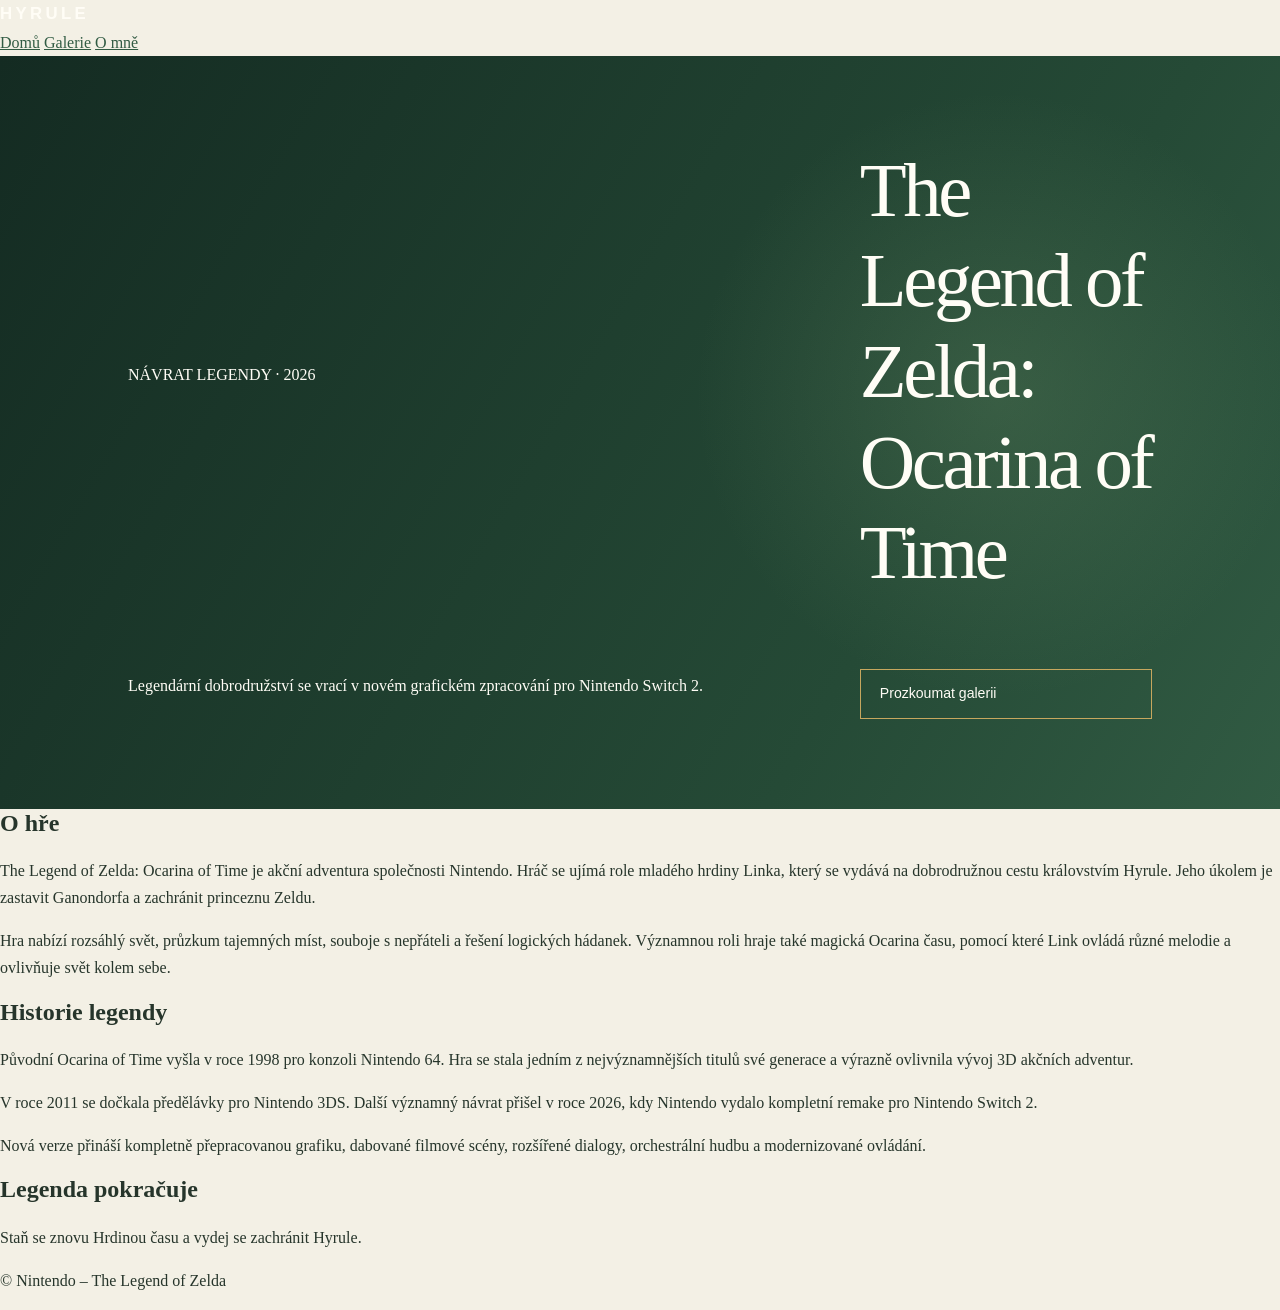
<file: Index.html>
<!DOCTYPE html>
<html lang="cs">

<head>
    <meta charset="UTF-8">
    <meta name="viewport" content="width=device-width, initial-scale=1.0">
    <title>Zelda: Ocarina of Time</title>
    <link rel="stylesheet" href="style.css">
</head>

<body>

    <header>
        <div class="logo">HYRULE</div>
        <nav>
            <a href="index.OOT.html" class="active">Domů</a>
            <a href="galerie.html">Galerie</a>
            <a href="o-mne.html">O mně</a>
        </nav>
    </header>

    <main>
        <section class="hero">
            <p class="subtitle">NÁVRAT LEGENDY · 2026</p>
            <h1>The Legend of Zelda:<br>Ocarina of Time</h1>
            <p class="hero-text">
                Legendární dobrodružství se vrací v novém grafickém
                zpracování pro Nintendo Switch 2.
            </p>
            <a href="galerie.html" class="button">Prozkoumat galerii</a>
        </section>

        <section class="section">
            <h2>O hře</h2>
            <p>
                The Legend of Zelda: Ocarina of Time je akční adventura
                společnosti Nintendo. Hráč se ujímá role mladého hrdiny
                Linka, který se vydává na dobrodružnou cestu královstvím
                Hyrule. Jeho úkolem je zastavit Ganondorfa a zachránit
                princeznu Zeldu.
            </p>
            <p>
                Hra nabízí rozsáhlý svět, průzkum tajemných míst, souboje
                s nepřáteli a řešení logických hádanek. Významnou roli
                hraje také magická Ocarina času, pomocí které Link
                ovládá různé melodie a ovlivňuje svět kolem sebe.
            </p>
        </section>

        <section class="history">
            <div>
                <h2>Historie legendy</h2>
                <p>
                    Původní Ocarina of Time vyšla v roce 1998 pro konzoli
                    Nintendo 64. Hra se stala jedním z nejvýznamnějších
                    titulů své generace a výrazně ovlivnila vývoj
                    3D akčních adventur.
                </p>
                <p>
                    V roce 2011 se dočkala předělávky pro Nintendo 3DS.
                    Další významný návrat přišel v roce 2026, kdy Nintendo
                    vydalo kompletní remake pro Nintendo Switch 2.
                </p>
                <p>
                    Nová verze přináší kompletně přepracovanou grafiku,
                    dabované filmové scény, rozšířené dialogy,
                    orchestrální hudbu a modernizované ovládání.
                </p>
            </div>

        </section>

        <section class="highlight">
            <h2>Legenda pokračuje</h2>
            <p>Staň se znovu Hrdinou času a vydej se zachránit Hyrule.</p>
        </section>
    </main>

    <footer>
        <p>© Nintendo – The Legend of Zelda</p>
    </footer>

</body>

</html>
</file>
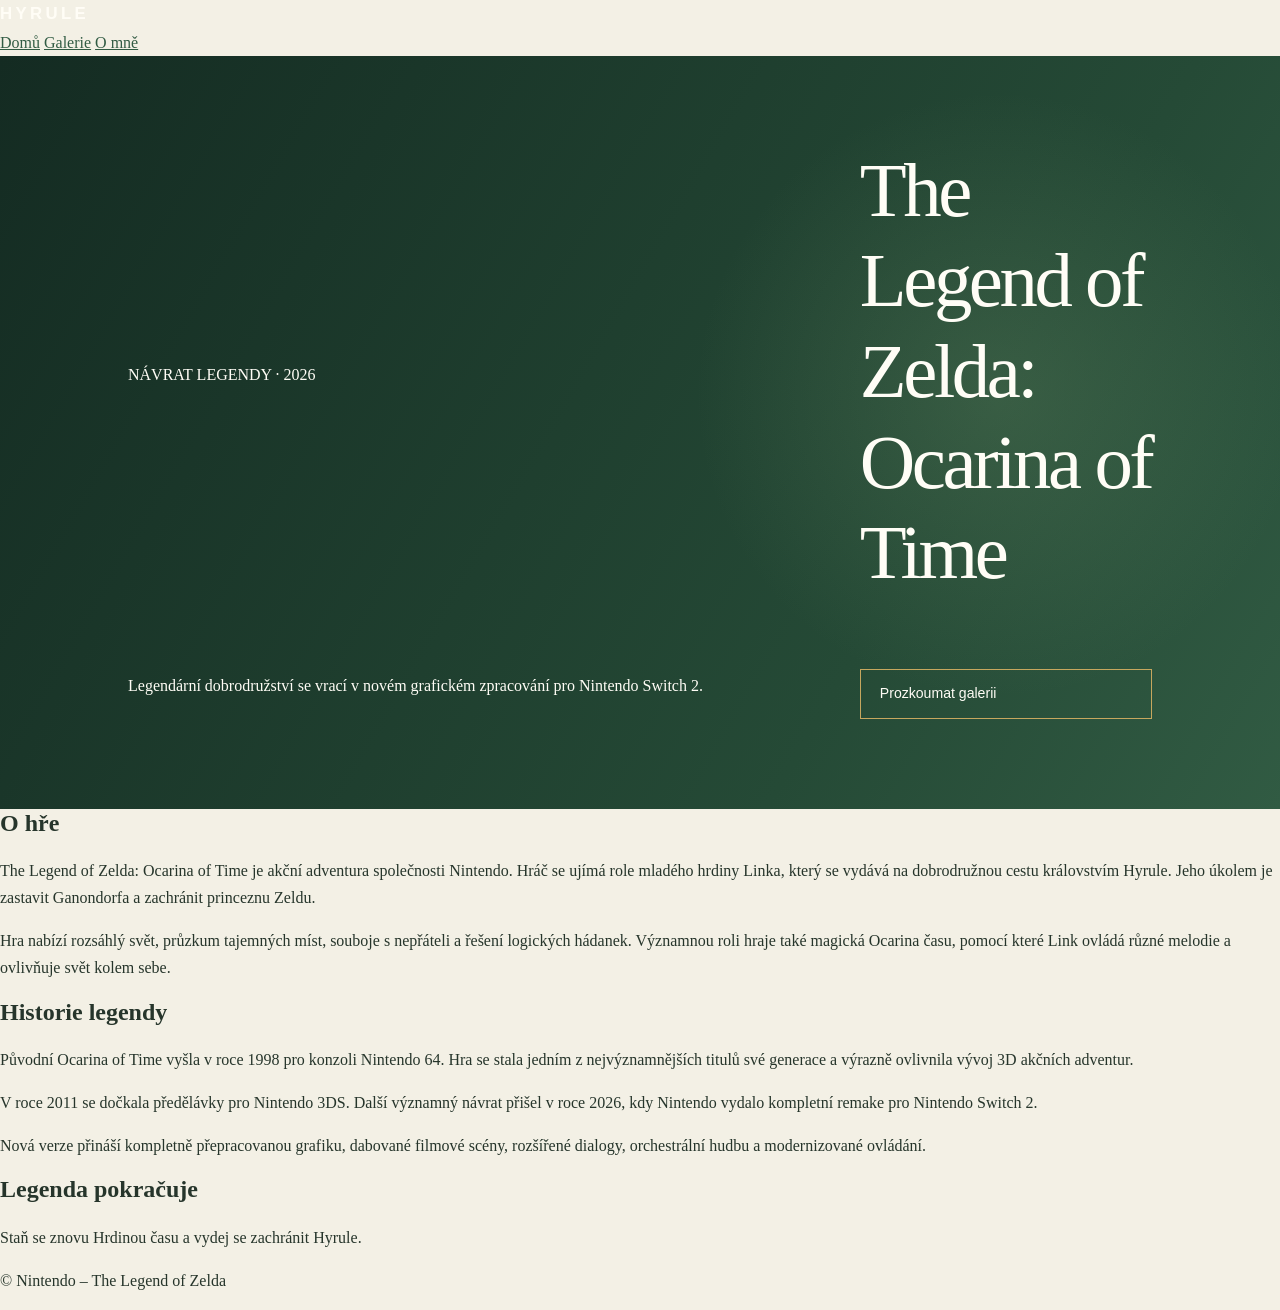
<file: Index.OOT.html>
<!DOCTYPE html>
<html lang="cs">

<head>
    <meta charset="UTF-8">
    <meta name="viewport" content="width=device-width, initial-scale=1.0">
    <title>Zelda: Ocarina of Time</title>
    <link rel="stylesheet" href="style.css">
</head>

<body>

    <header>
        <div class="logo">HYRULE</div>
        <nav>
            <a href="index.OOT.html" class="active">Domů</a>
            <a href="galerie.html">Galerie</a>
            <a href="o-mne.html">O mně</a>
        </nav>
    </header>

    <main>
        <section class="hero">
            <p class="subtitle">NÁVRAT LEGENDY · 2026</p>
            <h1>The Legend of Zelda:<br>Ocarina of Time</h1>
            <p class="hero-text">
                Legendární dobrodružství se vrací v novém grafickém
                zpracování pro Nintendo Switch 2.
            </p>
            <a href="galerie.html" class="button">Prozkoumat galerii</a>
        </section>

        <section class="section">
            <h2>O hře</h2>
            <p>
                The Legend of Zelda: Ocarina of Time je akční adventura
                společnosti Nintendo. Hráč se ujímá role mladého hrdiny
                Linka, který se vydává na dobrodružnou cestu královstvím
                Hyrule. Jeho úkolem je zastavit Ganondorfa a zachránit
                princeznu Zeldu.
            </p>
            <p>
                Hra nabízí rozsáhlý svět, průzkum tajemných míst, souboje
                s nepřáteli a řešení logických hádanek. Významnou roli
                hraje také magická Ocarina času, pomocí které Link
                ovládá různé melodie a ovlivňuje svět kolem sebe.
            </p>
        </section>

        <section class="history">
            <div>
                <h2>Historie legendy</h2>
                <p>
                    Původní Ocarina of Time vyšla v roce 1998 pro konzoli
                    Nintendo 64. Hra se stala jedním z nejvýznamnějších
                    titulů své generace a výrazně ovlivnila vývoj
                    3D akčních adventur.
                </p>
                <p>
                    V roce 2011 se dočkala předělávky pro Nintendo 3DS.
                    Další významný návrat přišel v roce 2026, kdy Nintendo
                    vydalo kompletní remake pro Nintendo Switch 2.
                </p>
                <p>
                    Nová verze přináší kompletně přepracovanou grafiku,
                    dabované filmové scény, rozšířené dialogy,
                    orchestrální hudbu a modernizované ovládání.
                </p>
            </div>

        </section>

        <section class="highlight">
            <h2>Legenda pokračuje</h2>
            <p>Staň se znovu Hrdinou času a vydej se zachránit Hyrule.</p>
        </section>
    </main>

    <footer>
        <p>© Nintendo – The Legend of Zelda</p>
    </footer>

</body>

</html>
</file>
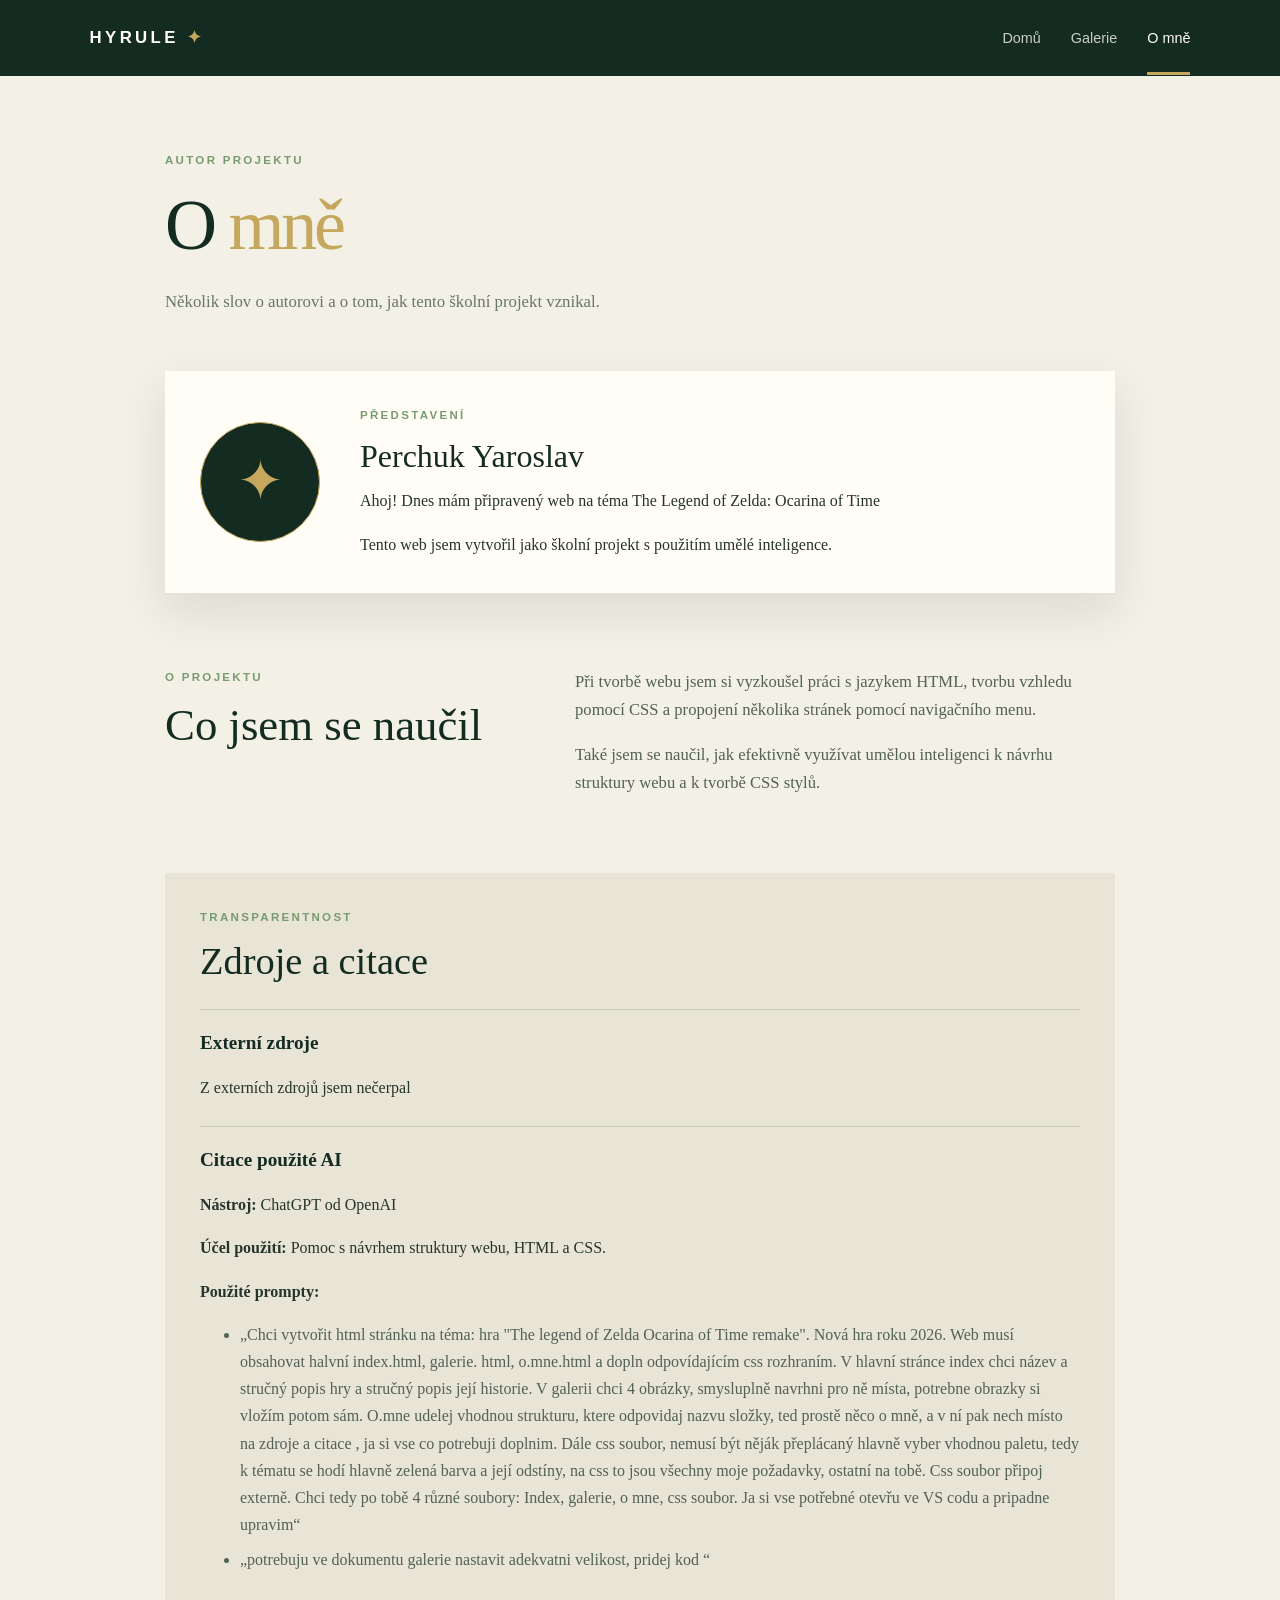
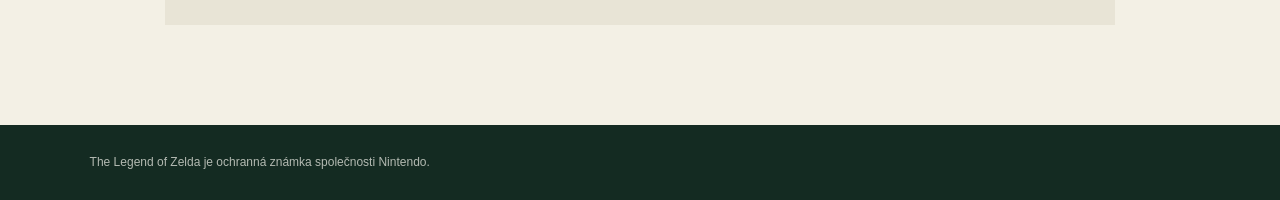
<file: o-mne.html>
<!DOCTYPE html>
<html lang="cs">

<head>
  <meta charset="UTF-8">
  <meta name="viewport" content="width=device-width, initial-scale=1.0">
  <meta name="description" content="Informace o autorovi školního webového projektu.">
  <title>Ocarina of Time Remake | O mně</title>
  <link rel="stylesheet" href="style.css">
</head>

<body>
  <header class="site-header">
    <a class="logo" href="index.OOT.html">HYRULE <span>✦</span></a>
    <nav class="main-nav" aria-label="Hlavní navigace">
      <a href="index.OOT.html">Domů</a>
      <a href="galerie.html">Galerie</a>
      <a class="active" href="o-mne.html">O mně</a>
    </nav>
  </header>

  <main class="page-main about-main">
    <section class="page-heading">
      <p class="eyebrow">Autor projektu</p>
      <h1>O <span>mně</span></h1>
      <p>Několik slov o autorovi a o tom, jak tento školní projekt vznikal.</p>
    </section>

    <section class="about-card">
      <div class="about-avatar" aria-hidden="true">✦</div>
      <div>
        <p class="eyebrow">Představení</p>
        <h2>Perchuk Yaroslav</h2>
        <p>Ahoj! Dnes mám připravený web na téma The Legend of Zelda: Ocarina of Time

        </p>
        <p>Tento web jsem vytvořil jako školní projekt s použitím umělé inteligence.</p>
      </div>
    </section>

    <section class="content-section about-details">
      <div>
        <p class="eyebrow">O projektu</p>
        <h2>Co jsem se naučil</h2>
      </div>
      <div class="prose">
        <p>Při tvorbě webu jsem si vyzkoušel práci s jazykem HTML, tvorbu vzhledu pomocí CSS a propojení několika
          stránek pomocí navigačního menu.</p>
        <p>Také jsem se naučil, jak efektivně využívat umělou inteligenci k návrhu struktury webu a k tvorbě
          CSS stylů.</p>
      </div>
    </section>

    <section class="sources-section">
      <p class="eyebrow">Transparentnost</p>
      <h2>Zdroje a citace</h2>
      <div class="source-block">
        <h3>Externí zdroje</h3>
        <p> Z externích zdrojů jsem nečerpal </p>
      </div>

      <div class="source-block">
        <h3>Citace použité AI</h3>
        <p><strong>Nástroj:</strong> ChatGPT od OpenAI</p>
        <p><strong>Účel použití:</strong> Pomoc s návrhem struktury webu, HTML a CSS.</p>
        <p><strong>Použité prompty:</strong></p>
        <ul>
          <li>„Chci vytvořit html stránku na téma: hra "The legend of Zelda Ocarina of Time remake". Nová hra roku 2026.
            Web musí obsahovat halvní index.html, galerie. html, o.mne.html a dopln odpovídajícím css rozhraním. V
            hlavní stránce index chci název a stručný popis hry a stručný popis její historie. V galerii chci 4 obrázky,
            smysluplně navrhni pro ně místa, potrebne obrazky si vložím potom sám. O.mne udelej vhodnou strukturu, ktere
            odpovidaj nazvu složky, ted prostě něco o mně, a v ní pak nech místo na zdroje a citace , ja si vse co
            potrebuji doplnim. Dále css soubor, nemusí být něják přeplácaný hlavně vyber vhodnou paletu, tedy k tématu
            se hodí hlavně zelená barva a její odstíny, na css to jsou všechny moje požadavky, ostatní na tobě. Css
            soubor připoj externě.
            Chci tedy po tobě 4 různé soubory: Index, galerie, o mne, css soubor.
            Ja si vse potřebné otevřu ve VS codu a pripadne upravim“</li>
          <li>„potrebuju ve dokumentu galerie nastavit adekvatni velikost, pridej kod
            “</li>

        </ul>
      </div>
    </section>
  </main>

  <footer class="site-footer">
    <span>The Legend of Zelda je ochranná známka společnosti Nintendo.</span>
  </footer>
</body>

</html>
</file>
<file: style.css>
/* =========================================
   THE LEGEND OF ZELDA – OCARINA OF TIME
   Jednotný styl pro všechny stránky projektu
   ========================================= */

:root {
  --green-dark: #142b22;
  --green: #315b43;
  --green-light: #789b70;
  --gold: #c6a75e;
  --cream: #f3f0e5;
  --paper: #e8e4d6;
  --text: #26352b;
  --muted: #68766b;
  --white: #fffdf6;
  --border: rgba(49, 91, 67, 0.18);
  --shadow: 0 18px 45px rgba(20, 43, 34, 0.10);
}

* {
  box-sizing: border-box;
}

html {
  scroll-behavior: smooth;
}

body {
  margin: 0;
  background: var(--cream);
  color: var(--text);
  font-family: Georgia, "Times New Roman", serif;
  line-height: 1.7;
}

a {
  color: var(--green);
}

.site-header {
  min-height: 76px;
  padding: 0 7%;
  display: flex;
  align-items: center;
  justify-content: space-between;
  gap: 24px;
  background: var(--green-dark);
  color: var(--white);
}

.logo {
  color: var(--white);
  text-decoration: none;
  font-family: Arial, sans-serif;
  font-size: 1.05rem;
  font-weight: 800;
  letter-spacing: 0.2em;
}

.logo span {
  color: var(--gold);
}

.main-nav {
  display: flex;
  align-items: center;
  gap: 30px;
}

.main-nav a {
  padding: 25px 0 22px;
  color: rgba(255, 253, 246, 0.78);
  border-bottom: 3px solid transparent;
  text-decoration: none;
  font-family: Arial, sans-serif;
  font-size: 0.9rem;
  transition: color 0.2s ease, border-color 0.2s ease;
}

.main-nav a:hover,
.main-nav a.active {
  color: var(--white);
  border-bottom-color: var(--gold);
}

.hero {
  min-height: 570px;
  padding: 90px 10%;
  display: grid;
  grid-template-columns: minmax(0, 1.4fr) minmax(220px, 0.6fr);
  align-items: center;
  gap: 50px;
  overflow: hidden;
  background:
    radial-gradient(circle at 78% 45%, rgba(120, 155, 112, 0.24), transparent 28%),
    linear-gradient(120deg, #142b22, #254a36 70%, #315b43);
  color: var(--white);
}

.hero-content {
  max-width: 720px;
}

.eyebrow {
  margin: 0 0 12px;
  color: var(--green-light);
  font-family: Arial, sans-serif;
  font-size: 0.72rem;
  font-weight: 700;
  letter-spacing: 0.2em;
  text-transform: uppercase;
}

.hero .eyebrow {
  color: var(--gold);
}

h1, h2, h3, p {
  margin-top: 0;
}

h1, h2, h3 {
  line-height: 1.18;
}

.hero h1,
.page-heading h1 {
  margin-bottom: 20px;
  font-size: clamp(2.7rem, 6vw, 5.3rem);
  font-weight: 500;
  letter-spacing: -0.045em;
}

.hero h1 span,
.page-heading h1 span {
  color: var(--gold);
}

.hero-lead {
  margin-bottom: 14px;
  color: #e4e9dc;
  font-size: 1.25rem;
}

.hero-note {
  max-width: 620px;
  margin-bottom: 30px;
  color: rgba(255, 253, 246, 0.72);
  font-family: Arial, sans-serif;
  font-size: 0.9rem;
}

.button {
  display: inline-flex;
  align-items: center;
  gap: 18px;
  padding: 12px 19px;
  border: 1px solid var(--gold);
  color: var(--white);
  text-decoration: none;
  font-family: Arial, sans-serif;
  font-size: 0.88rem;
  transition: background 0.2s ease, color 0.2s ease;
}

.button:hover {
  background: var(--gold);
  color: var(--green-dark);
}

.hero-mark {
  width: min(260px, 100%);
  aspect-ratio: 1;
  margin: auto;
  display: flex;
  flex-direction: column;
  align-items: center;
  justify-content: center;
  border: 1px solid rgba(198, 167, 94, 0.6);
  border-radius: 50%;
  color: var(--gold);
  box-shadow: 0 0 0 15px rgba(198, 167, 94, 0.05), 0 0 0 30px rgba(198, 167, 94, 0.035);
}

.mark-top {
  font-size: 2.2rem;
}

.mark-sword {
  font-size: 4.7rem;
  line-height: 1.25;
}

.mark-bottom {
  font-family: Arial, sans-serif;
  font-size: 0.65rem;
  letter-spacing: 0.35em;
}

.content-section {
  padding: 90px 10%;
  display: grid;
  grid-template-columns: 0.8fr 1.2fr;
  gap: 70px;
}

.content-section h2,
.history-copy h2,
.sources-section h2,
.about-card h2 {
  margin-bottom: 20px;
  color: var(--green-dark);
  font-size: clamp(2rem, 3.5vw, 3rem);
  font-weight: 500;
}

.prose {
  max-width: 720px;
  color: #536157;
  font-size: 1.04rem;
}

.prose p:last-child {
  margin-bottom: 0;
}

.history-section {
  padding: 75px 10%;
  display: grid;
  grid-template-columns: 1fr 1fr;
  align-items: center;
  gap: 65px;
  background: var(--paper);
}

.history-copy p {
  color: #536157;
}

.image-placeholder {
  min-height: 260px;
  padding: 25px;
  display: flex;
  flex-direction: column;
  align-items: center;
  justify-content: center;
  gap: 8px;
  border: 1px dashed rgba(49, 91, 67, 0.55);
  background:
    linear-gradient(135deg, rgba(120, 155, 112, 0.12), rgba(198, 167, 94, 0.12)),
    #dce2d2;
  color: var(--green-dark);
  text-align: center;
  font-family: Arial, sans-serif;
}

.image-placeholder small {
  color: var(--muted);
  font-size: 0.75rem;
}

.placeholder-icon {
  color: var(--green);
  font-family: Georgia, serif;
  font-size: 2rem;
}

.compact-placeholder {
  min-height: 330px;
}

.small-note {
  color: var(--muted) !important;
  font-family: Arial, sans-serif;
  font-size: 0.82rem;
}

.quote-section {
  padding: 85px 20px;
  background: var(--green);
  color: var(--white);
  text-align: center;
}

.quote-section .eyebrow {
  color: var(--gold);
}

.quote-section h2 {
  margin-bottom: 10px;
  font-size: clamp(1.8rem, 4vw, 3.2rem);
  font-weight: 400;
}

.quote-section p:last-child {
  margin-bottom: 0;
  color: rgba(255, 253, 246, 0.75);
}

.page-main {
  width: min(1120px, 84%);
  min-height: 70vh;
  margin: 0 auto;
  padding: 75px 0 100px;
}

.page-heading {
  max-width: 760px;
  margin-bottom: 55px;
}

.page-heading h1 {
  color: var(--green-dark);
  font-size: clamp(2.8rem, 6vw, 4.5rem);
}

.page-heading p:last-child {
  max-width: 650px;
  color: var(--muted);
  font-size: 1.05rem;
}

.gallery-grid {
  display: grid;
  grid-template-columns: repeat(2, minmax(0, 1fr));
  gap: 35px;
}

.gallery-card {
  margin: 0;
  padding: 13px;
  background: var(--white);
  box-shadow: var(--shadow);
}

.gallery-card .image-placeholder {
  min-height: 280px;
}

.gallery-card figcaption {
  padding: 18px 10px 10px;
  display: flex;
  flex-direction: column;
  gap: 5px;
}

.gallery-card figcaption strong {
  color: var(--green-dark);
  font-size: 1.25rem;
  font-weight: 500;
}

.gallery-card figcaption span {
  color: var(--muted);
  font-size: 0.9rem;
}
z
.gallery-tip {
  margin-top: 35px;
  padding: 18px 22px;
  border-left: 3px solid var(--gold);
  background: var(--paper);
  color: #536157;
  font-family: Arial, sans-serif;
  font-size: 0.88rem;
}

code {
  padding: 2px 5px;
  background: rgba(49, 91, 67, 0.1);
  color: var(--green-dark);
}

.about-main {
  max-width: 950px;
}

.about-card {
  padding: 35px;
  display: grid;
  grid-template-columns: 125px 1fr;
  align-items: center;
  gap: 35px;
  background: var(--white);
  box-shadow: var(--shadow);
}

.about-avatar {
  width: 120px;
  height: 120px;
  display: grid;
  place-items: center;
  border: 1px solid var(--gold);
  border-radius: 50%;
  background: var(--green-dark);
  color: var(--gold);
  font-size: 3.5rem;
}

.about-card h2 {
  margin-bottom: 12px;
  font-size: 2rem;
}

.about-card p:last-child {
  margin-bottom: 0;
}

.about-details {
  padding: 75px 0;
  gap: 50px;
}

.sources-section {
  padding: 35px;
  background: var(--paper);
}

.sources-section h2 {
  font-size: 2.4rem;
}

.section-intro {
  max-width: 700px;
  color: var(--muted);
}

.source-block {
  margin-top: 25px;
  padding-top: 22px;
  border-top: 1px solid var(--border);
}

.source-block h3 {
  color: var(--green-dark);
  font-size: 1.2rem;
}

.source-block li {
  margin: 8px 0;
  color: #536157;
}

.site-footer {
  min-height: 75px;
  padding: 22px 7%;
  display: flex;
  align-items: center;
  justify-content: space-between;
  gap: 20px;
  background: var(--green-dark);
  color: rgba(255, 253, 246, 0.68);
  font-family: Arial, sans-serif;
  font-size: 0.75rem;
}

@media (max-width: 760px) {
  .site-header {
    padding: 18px 6%;
    flex-direction: column;
    gap: 8px;
  }

  .main-nav {
    width: 100%;
    justify-content: center;
    gap: 24px;
  }

  .main-nav a {
    padding: 10px 0;
  }

  .hero {
    min-height: auto;
    padding: 75px 8%;
    grid-template-columns: 1fr;
    text-align: center;
  }

  .hero-mark {
    width: 175px;
    margin-top: 25px;
  }

  .mark-sword {
    font-size: 3.4rem;
  }

  .content-section,
  .history-section {
    padding: 65px 8%;
    grid-template-columns: 1fr;
    gap: 25px;
  }

  .history-image {
    order: 2;
  }

  .page-main {
    width: 88%;
    padding-top: 55px;
  }

  .gallery-grid {
    grid-template-columns: 1fr;
  }

  .about-card {
    padding: 25px;
    grid-template-columns: 1fr;
    text-align: center;
  }

  .about-avatar {
    margin: 0 auto;
  }

  .about-details {
    padding: 60px 0;
  }

  .sources-section {
    padding: 25px;
  }

  .site-footer {
    flex-direction: column;
    text-align: center;
  }
}

@media (prefers-reduced-motion: reduce) {
  html {
    scroll-behavior: auto;
  }

  *, *::before, *::after {
    transition-duration: 0.01ms !important;
  }
}
</file>
